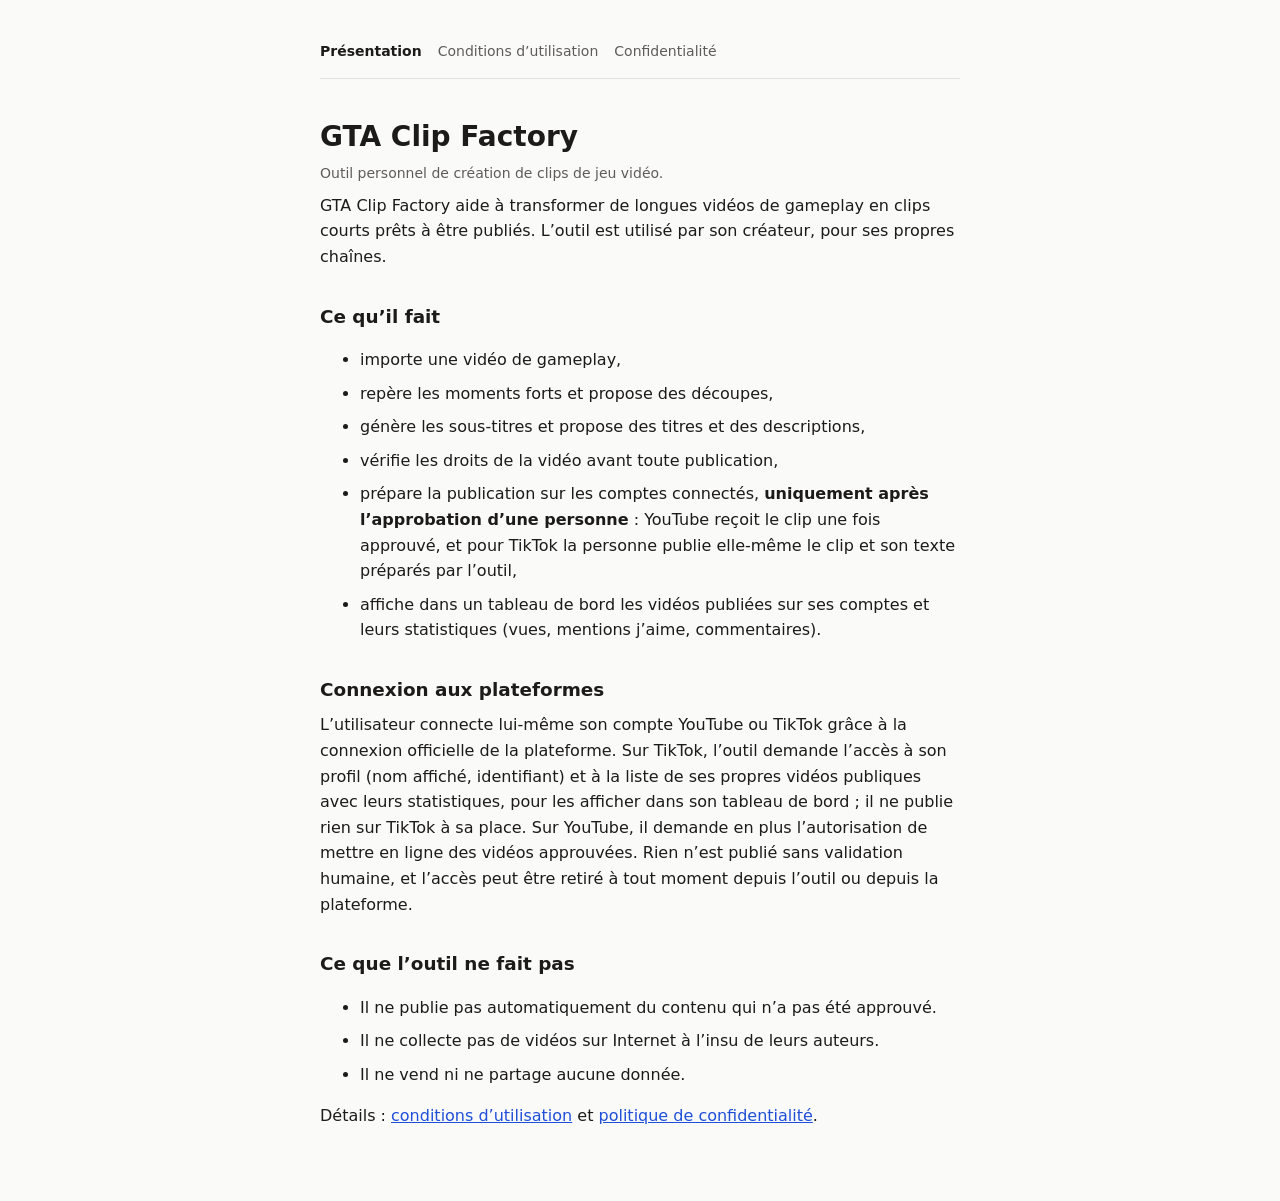
<file: index.html>
<!doctype html>
<html lang="fr">
<head>
<meta charset="utf-8">
<meta name="viewport" content="width=device-width, initial-scale=1">
<title>GTA Clip Factory</title>
<meta name="description" content="Outil personnel de montage de clips de gameplay : détection des moments forts, découpe, sous-titres, titres, validation humaine, publication.">
<link rel="stylesheet" href="style.css">
</head>
<body>
<main>
<nav aria-label="Pages">
  <a href="index.html" aria-current="page">Présentation</a>
  <a href="terms.html">Conditions d’utilisation</a>
  <a href="privacy.html">Confidentialité</a>
</nav>

<h1>GTA Clip Factory</h1>
<p class="meta">Outil personnel de création de clips de jeu vidéo.</p>

<p>GTA Clip Factory aide à transformer de longues vidéos de gameplay en clips courts prêts à être publiés. L’outil est utilisé par son créateur, pour ses propres chaînes.</p>

<h2>Ce qu’il fait</h2>
<ul>
  <li>importe une vidéo de gameplay,</li>
  <li>repère les moments forts et propose des découpes,</li>
  <li>génère les sous-titres et propose des titres et des descriptions,</li>
  <li>vérifie les droits de la vidéo avant toute publication,</li>
  <li>prépare la publication sur les comptes connectés, <strong>uniquement après l’approbation d’une personne</strong> : YouTube reçoit le clip une fois approuvé, et pour TikTok la personne publie elle-même le clip et son texte préparés par l’outil,</li>
  <li>affiche dans un tableau de bord les vidéos publiées sur ses comptes et leurs statistiques (vues, mentions j’aime, commentaires).</li>
</ul>

<h2>Connexion aux plateformes</h2>
<p>L’utilisateur connecte lui-même son compte YouTube ou TikTok grâce à la connexion officielle de la plateforme. Sur TikTok, l’outil demande l’accès à son profil (nom affiché, identifiant) et à la liste de ses propres vidéos publiques avec leurs statistiques, pour les afficher dans son tableau de bord ; il ne publie rien sur TikTok à sa place. Sur YouTube, il demande en plus l’autorisation de mettre en ligne des vidéos approuvées. Rien n’est publié sans validation humaine, et l’accès peut être retiré à tout moment depuis l’outil ou depuis la plateforme.</p>

<h2>Ce que l’outil ne fait pas</h2>
<ul>
  <li>Il ne publie pas automatiquement du contenu qui n’a pas été approuvé.</li>
  <li>Il ne collecte pas de vidéos sur Internet à l’insu de leurs auteurs.</li>
  <li>Il ne vend ni ne partage aucune donnée.</li>
</ul>

<p>Détails : <a href="terms.html">conditions d’utilisation</a> et <a href="privacy.html">politique de confidentialité</a>.</p>
</main>
</body>
</html>
</file>
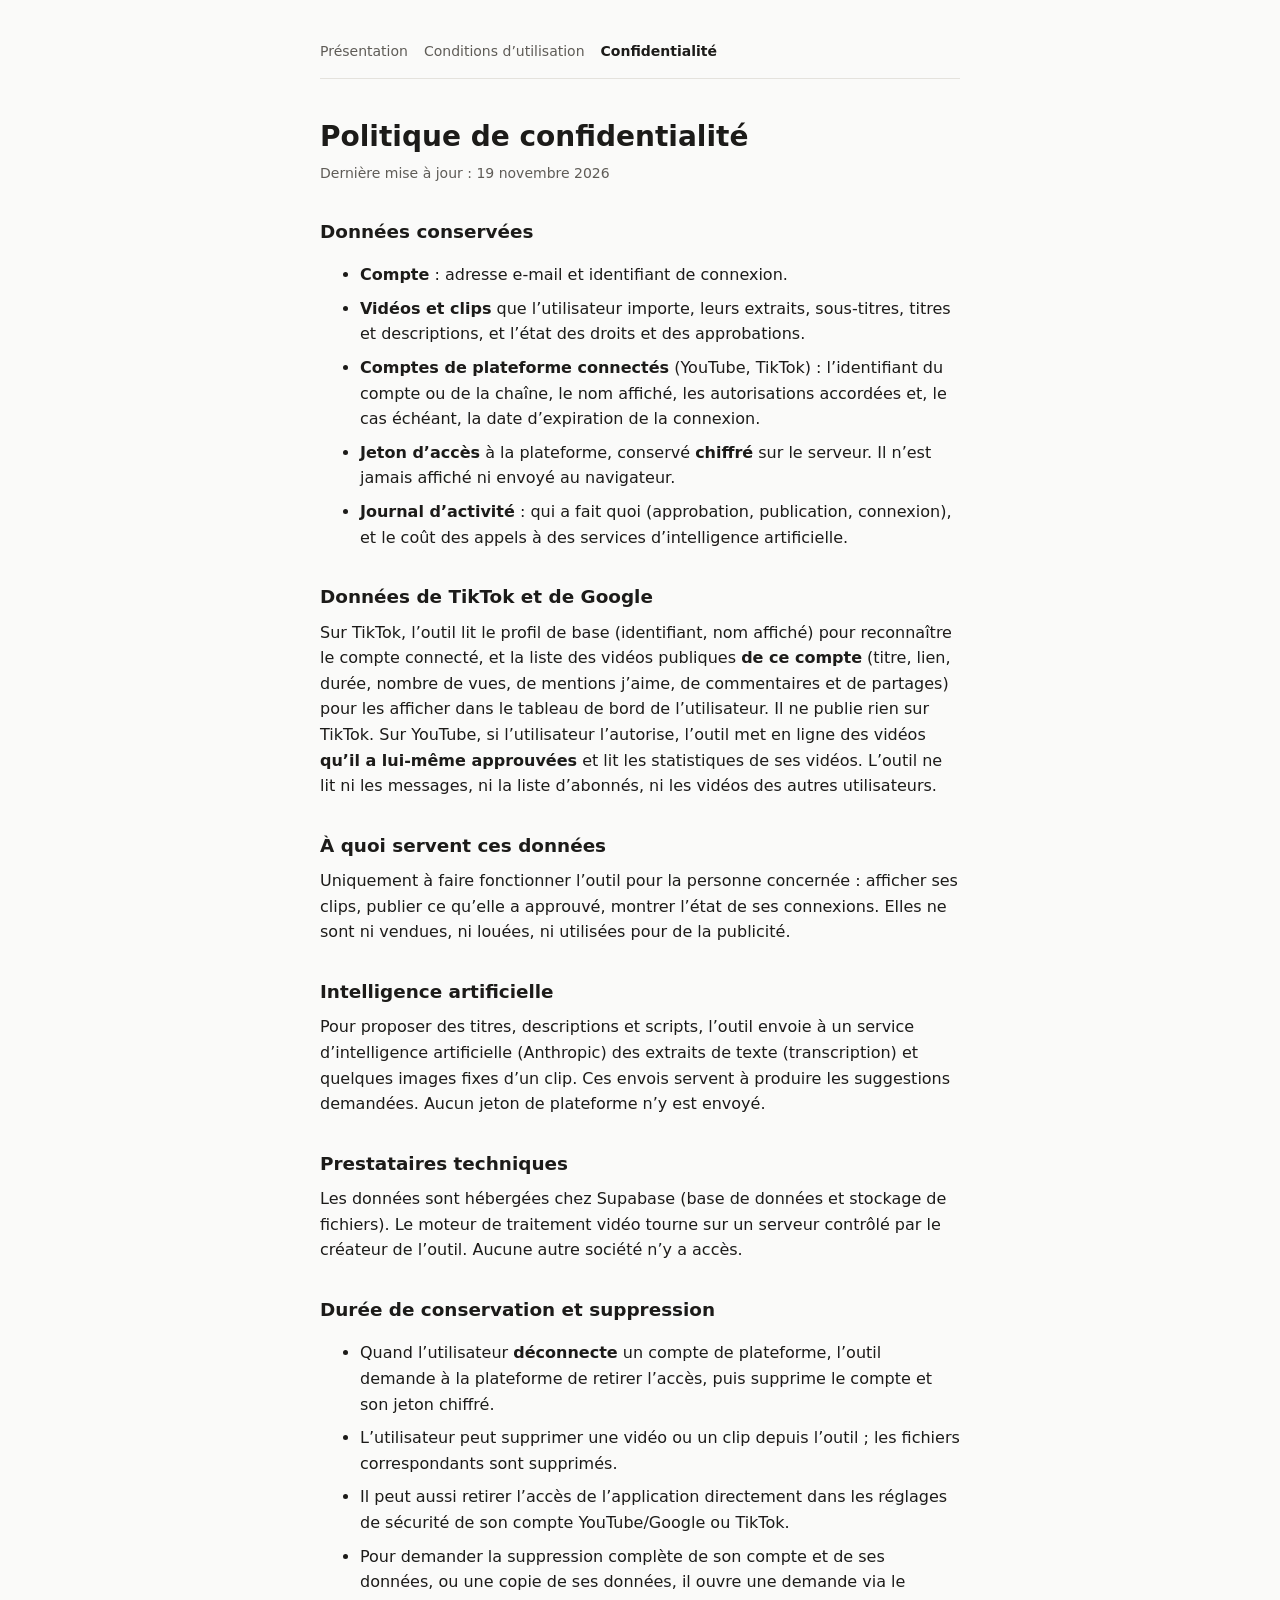
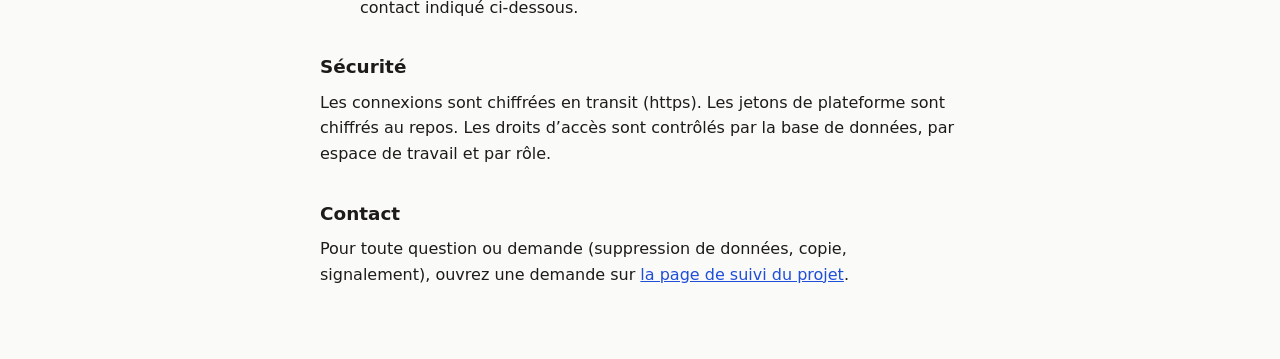
<file: privacy.html>
<!doctype html>
<html lang="fr">
<head>
<meta charset="utf-8">
<meta name="viewport" content="width=device-width, initial-scale=1">
<title>Confidentialité – GTA Clip Factory</title>
<meta name="description" content="Politique de confidentialité de GTA Clip Factory : données conservées, usage, suppression.">
<link rel="stylesheet" href="style.css">
</head>
<body>
<main>
<nav aria-label="Pages">
  <a href="index.html">Présentation</a>
  <a href="terms.html">Conditions d’utilisation</a>
  <a href="privacy.html" aria-current="page">Confidentialité</a>
</nav>

<h1>Politique de confidentialité</h1>
<p class="meta">Dernière mise à jour : 19 novembre 2026</p>

<h2>Données conservées</h2>
<ul>
  <li><strong>Compte</strong> : adresse e-mail et identifiant de connexion.</li>
  <li><strong>Vidéos et clips</strong> que l’utilisateur importe, leurs extraits, sous-titres, titres et descriptions, et l’état des droits et des approbations.</li>
  <li><strong>Comptes de plateforme connectés</strong> (YouTube, TikTok) : l’identifiant du compte ou de la chaîne, le nom affiché, les autorisations accordées et, le cas échéant, la date d’expiration de la connexion.</li>
  <li><strong>Jeton d’accès</strong> à la plateforme, conservé <strong>chiffré</strong> sur le serveur. Il n’est jamais affiché ni envoyé au navigateur.</li>
  <li><strong>Journal d’activité</strong> : qui a fait quoi (approbation, publication, connexion), et le coût des appels à des services d’intelligence artificielle.</li>
</ul>

<h2>Données de TikTok et de Google</h2>
<p>Sur TikTok, l’outil lit le profil de base (identifiant, nom affiché) pour reconnaître le compte connecté, et la liste des vidéos publiques <strong>de ce compte</strong> (titre, lien, durée, nombre de vues, de mentions j’aime, de commentaires et de partages) pour les afficher dans le tableau de bord de l’utilisateur. Il ne publie rien sur TikTok. Sur YouTube, si l’utilisateur l’autorise, l’outil met en ligne des vidéos <strong>qu’il a lui-même approuvées</strong> et lit les statistiques de ses vidéos. L’outil ne lit ni les messages, ni la liste d’abonnés, ni les vidéos des autres utilisateurs.</p>

<h2>À quoi servent ces données</h2>
<p>Uniquement à faire fonctionner l’outil pour la personne concernée : afficher ses clips, publier ce qu’elle a approuvé, montrer l’état de ses connexions. Elles ne sont ni vendues, ni louées, ni utilisées pour de la publicité.</p>

<h2>Intelligence artificielle</h2>
<p>Pour proposer des titres, descriptions et scripts, l’outil envoie à un service d’intelligence artificielle (Anthropic) des extraits de texte (transcription) et quelques images fixes d’un clip. Ces envois servent à produire les suggestions demandées. Aucun jeton de plateforme n’y est envoyé.</p>

<h2>Prestataires techniques</h2>
<p>Les données sont hébergées chez Supabase (base de données et stockage de fichiers). Le moteur de traitement vidéo tourne sur un serveur contrôlé par le créateur de l’outil. Aucune autre société n’y a accès.</p>

<h2>Durée de conservation et suppression</h2>
<ul>
  <li>Quand l’utilisateur <strong>déconnecte</strong> un compte de plateforme, l’outil demande à la plateforme de retirer l’accès, puis supprime le compte et son jeton chiffré.</li>
  <li>L’utilisateur peut supprimer une vidéo ou un clip depuis l’outil ; les fichiers correspondants sont supprimés.</li>
  <li>Il peut aussi retirer l’accès de l’application directement dans les réglages de sécurité de son compte YouTube/Google ou TikTok.</li>
  <li>Pour demander la suppression complète de son compte et de ses données, ou une copie de ses données, il ouvre une demande via le contact indiqué ci-dessous.</li>
</ul>

<h2>Sécurité</h2>
<p>Les connexions sont chiffrées en transit (https). Les jetons de plateforme sont chiffrés au repos. Les droits d’accès sont contrôlés par la base de données, par espace de travail et par rôle.</p>

<h2>Contact</h2>
<p>Pour toute question ou demande (suppression de données, copie, signalement), ouvrez une demande sur <a href="https://github.com/ansufd1ne/gta-clip-factory-site/issues">la page de suivi du projet</a>.</p>
</main>
</body>
</html>
</file>
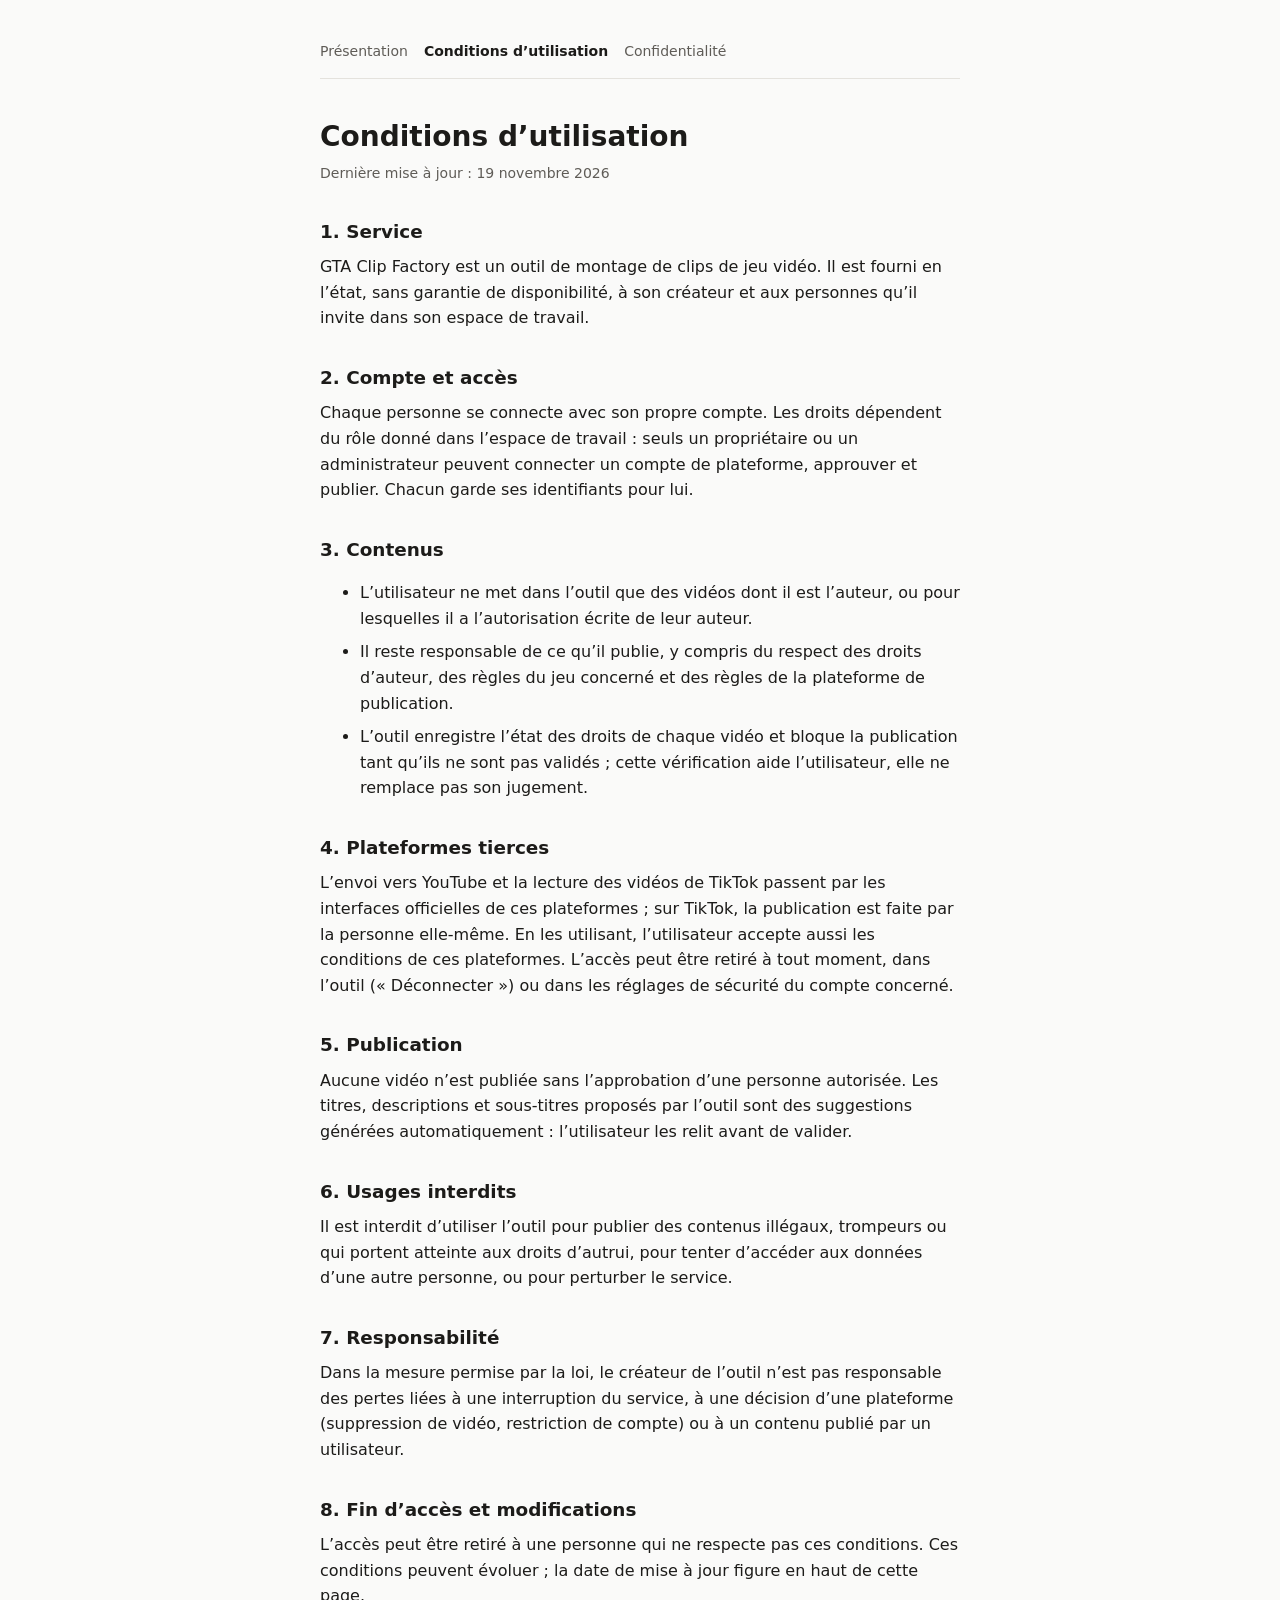
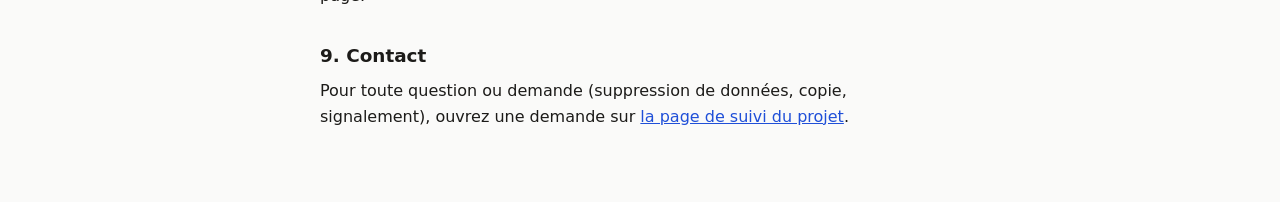
<file: terms.html>
<!doctype html>
<html lang="fr">
<head>
<meta charset="utf-8">
<meta name="viewport" content="width=device-width, initial-scale=1">
<title>Conditions d’utilisation – GTA Clip Factory</title>
<meta name="description" content="Conditions d’utilisation de GTA Clip Factory.">
<link rel="stylesheet" href="style.css">
</head>
<body>
<main>
<nav aria-label="Pages">
  <a href="index.html">Présentation</a>
  <a href="terms.html" aria-current="page">Conditions d’utilisation</a>
  <a href="privacy.html">Confidentialité</a>
</nav>

<h1>Conditions d’utilisation</h1>
<p class="meta">Dernière mise à jour : 19 novembre 2026</p>

<h2>1. Service</h2>
<p>GTA Clip Factory est un outil de montage de clips de jeu vidéo. Il est fourni en l’état, sans garantie de disponibilité, à son créateur et aux personnes qu’il invite dans son espace de travail.</p>

<h2>2. Compte et accès</h2>
<p>Chaque personne se connecte avec son propre compte. Les droits dépendent du rôle donné dans l’espace de travail : seuls un propriétaire ou un administrateur peuvent connecter un compte de plateforme, approuver et publier. Chacun garde ses identifiants pour lui.</p>

<h2>3. Contenus</h2>
<ul>
  <li>L’utilisateur ne met dans l’outil que des vidéos dont il est l’auteur, ou pour lesquelles il a l’autorisation écrite de leur auteur.</li>
  <li>Il reste responsable de ce qu’il publie, y compris du respect des droits d’auteur, des règles du jeu concerné et des règles de la plateforme de publication.</li>
  <li>L’outil enregistre l’état des droits de chaque vidéo et bloque la publication tant qu’ils ne sont pas validés ; cette vérification aide l’utilisateur, elle ne remplace pas son jugement.</li>
</ul>

<h2>4. Plateformes tierces</h2>
<p>L’envoi vers YouTube et la lecture des vidéos de TikTok passent par les interfaces officielles de ces plateformes ; sur TikTok, la publication est faite par la personne elle-même. En les utilisant, l’utilisateur accepte aussi les conditions de ces plateformes. L’accès peut être retiré à tout moment, dans l’outil (« Déconnecter ») ou dans les réglages de sécurité du compte concerné.</p>

<h2>5. Publication</h2>
<p>Aucune vidéo n’est publiée sans l’approbation d’une personne autorisée. Les titres, descriptions et sous-titres proposés par l’outil sont des suggestions générées automatiquement : l’utilisateur les relit avant de valider.</p>

<h2>6. Usages interdits</h2>
<p>Il est interdit d’utiliser l’outil pour publier des contenus illégaux, trompeurs ou qui portent atteinte aux droits d’autrui, pour tenter d’accéder aux données d’une autre personne, ou pour perturber le service.</p>

<h2>7. Responsabilité</h2>
<p>Dans la mesure permise par la loi, le créateur de l’outil n’est pas responsable des pertes liées à une interruption du service, à une décision d’une plateforme (suppression de vidéo, restriction de compte) ou à un contenu publié par un utilisateur.</p>

<h2>8. Fin d’accès et modifications</h2>
<p>L’accès peut être retiré à une personne qui ne respecte pas ces conditions. Ces conditions peuvent évoluer ; la date de mise à jour figure en haut de cette page.</p>

<h2>9. Contact</h2>
<p>Pour toute question ou demande (suppression de données, copie, signalement), ouvrez une demande sur <a href="https://github.com/ansufd1ne/gta-clip-factory-site/issues">la page de suivi du projet</a>.</p>
</main>
</body>
</html>
</file>
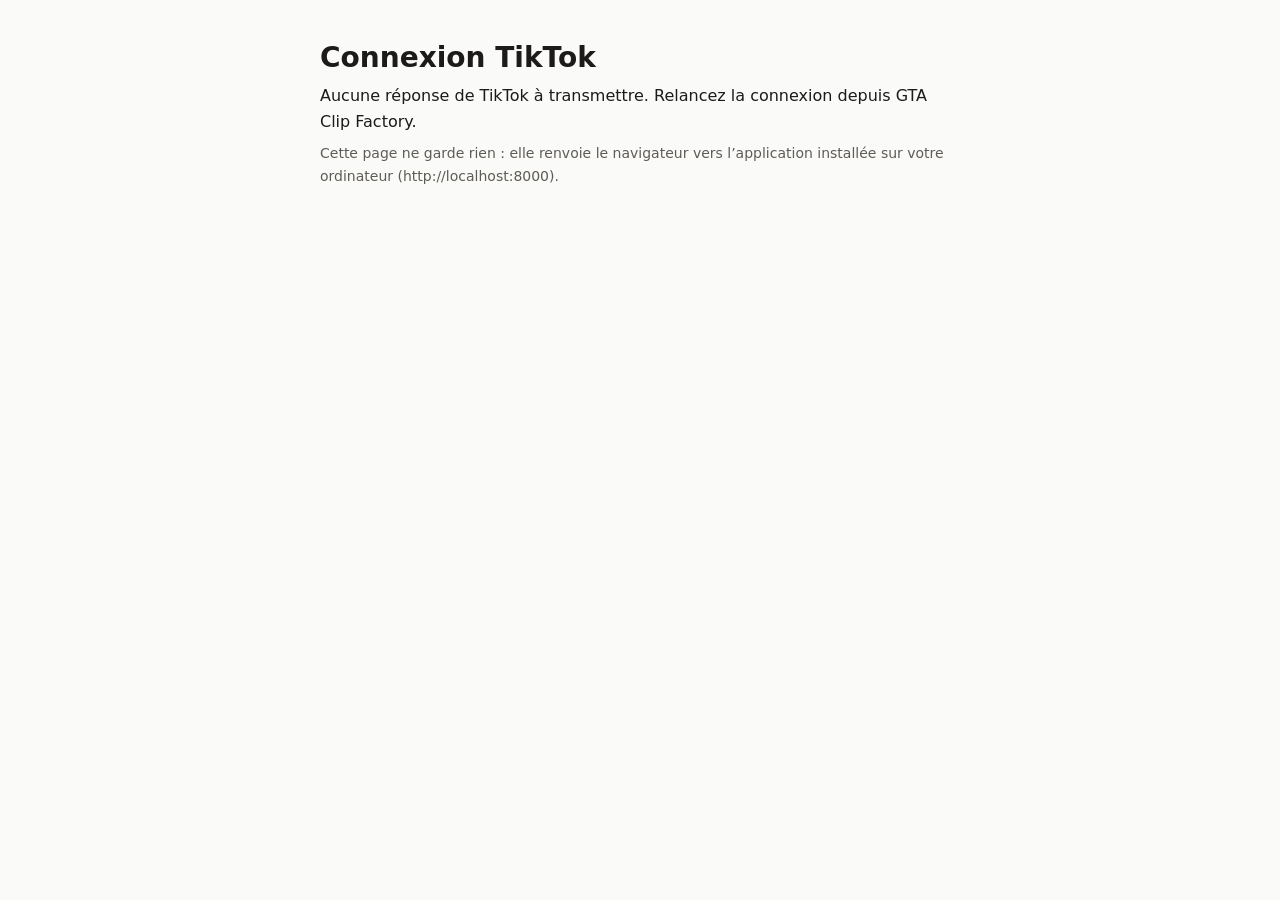
<file: tiktok-callback.html>
<!doctype html>
<html lang="fr">
<head>
<meta charset="utf-8">
<meta name="viewport" content="width=device-width, initial-scale=1">
<meta name="robots" content="noindex">
<meta name="referrer" content="no-referrer">
<title>Connexion TikTok</title>
<link rel="stylesheet" href="style.css">
</head>
<body>
<main>
<h1>Connexion TikTok</h1>
<p id="msg">Retour vers GTA Clip Factory…</p>
<p class="meta">Cette page ne garde rien : elle renvoie le navigateur vers l’application installée sur votre ordinateur (http://localhost:8000).</p>
</main>
<script>
// TikTok only accepts an https redirect address. This static page is that address; it hands the answer over to the
// engine running on the same computer as the browser. The target is FIXED (no address is read from the URL), and
// only the three values of the OAuth answer are forwarded, each checked for shape first (TikTok codes may contain * and !).
(function () {
  var TARGET = "http://localhost:8000/social/tiktok/callback";
  var q = new URLSearchParams(location.search);
  var out = new URLSearchParams();
  var code = q.get("code"), state = q.get("state"), error = q.get("error");
  if (code && /^[\w.~%\-*!+\/=]{1,2048}$/.test(code)) out.set("code", code);
  if (state && /^[\w-]{1,200}$/.test(state)) out.set("state", state);
  if (error && /^[\w.-]{1,200}$/.test(error)) out.set("error", error);
  if (!out.has("code") && !out.has("error")) {
    document.getElementById("msg").textContent = "Aucune réponse de TikTok à transmettre. Relancez la connexion depuis GTA Clip Factory.";
    return;
  }
  history.replaceState(null, "", location.pathname);   // the code leaves the address bar and the history of this page
  location.replace(TARGET + "?" + out.toString());
})();
</script>
</body>
</html>
</file>
<file: style.css>
:root { --bg: #fafaf9; --fg: #1c1b19; --muted: #5f5c57; --line: #e4e2dd; --accent: #1f4fd8; }
@media (prefers-color-scheme: dark) {
  :root { --bg: #151514; --fg: #ecebe8; --muted: #a09d97; --line: #2c2b29; --accent: #8fb0ff; }
}
* { box-sizing: border-box; }
body { margin: 0; background: var(--bg); color: var(--fg); font: 16px/1.6 system-ui, -apple-system, "Segoe UI", sans-serif; }
main { max-width: 42rem; margin: 0 auto; padding: 2.5rem 16px 4rem; }
nav { display: flex; flex-wrap: wrap; gap: 1rem; margin-bottom: 2.5rem; padding-bottom: 1rem; border-bottom: 1px solid var(--line); font-size: 14px; }
nav a { color: var(--muted); text-decoration: none; }
nav a[aria-current="page"] { color: var(--fg); font-weight: 600; }
h1 { font-size: 1.75rem; line-height: 1.25; margin: 0 0 .5rem; }
h2 { font-size: 1.15rem; margin: 2rem 0 .5rem; }
p, li { margin: .5rem 0; }
a { color: var(--accent); }
.meta { color: var(--muted); font-size: 14px; }
</file>
